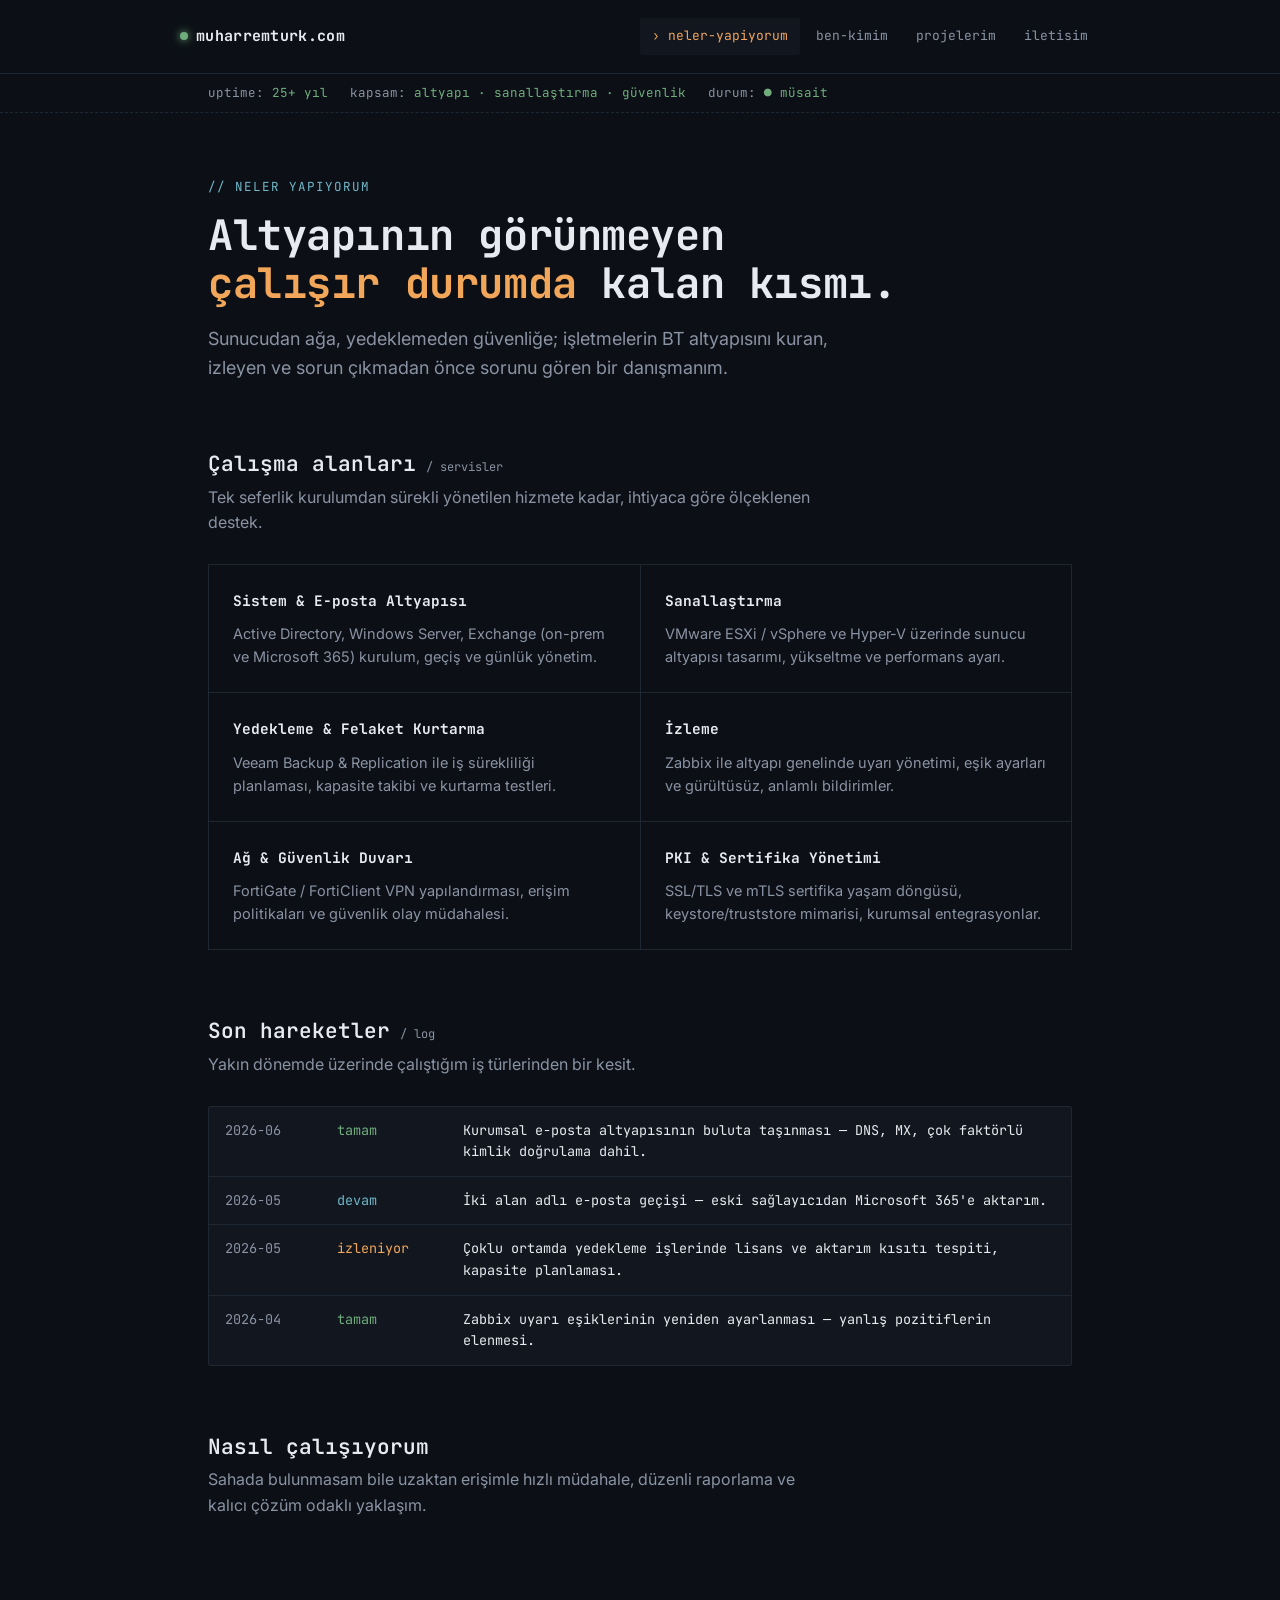
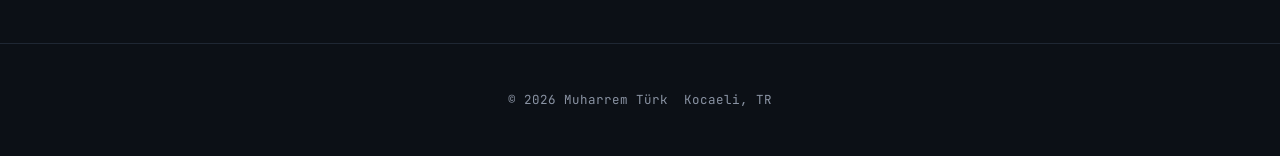
<file: index.html>
<!doctype html>
<html lang="tr">
<head>
<meta charset="utf-8">
<meta name="viewport" content="width=device-width, initial-scale=1">
<title>Muharrem Türk — Neler Yapıyorum</title>
<meta name="description" content="Sistem yönetimi, sanallaştırma, yedekleme ve güvenlik alanlarında BT altyapı danışmanlığı.">
<link rel="stylesheet" href="style.css">
</head>
<body>
<header class="site">
  <div class="wrap nav-row">
    <a class="brand" href="index.html"><span class="dot"></span>muharremturk.com</a>
    <nav class="links">
      <a class="active" href="index.html">neler-yapiyorum</a>
      <a href="benkimim.html">ben-kimim</a>
      <a href="projelerim.html">projelerim</a>
      <a href="iletisim.html">iletisim</a>
    </nav>
  </div>
</header>

<div class="status-strip">
  <div class="wrap">
    <span>uptime: <span class="v">25+ yıl</span></span>
    <span>kapsam: <span class="v">altyapı · sanallaştırma · güvenlik</span></span>
    <span>durum: <span class="v">● müsait</span></span>
  </div>
</div>

<main>
  <div class="wrap">
    <p class="eyebrow">// neler yapıyorum</p>
    <h1>Altyapının görünmeyen<br><span class="accent">çalışır durumda</span> kalan kısmı.</h1>
    <p class="lede">Sunucudan ağa, yedeklemeden güvenliğe; işletmelerin BT altyapısını kuran, izleyen ve sorun çıkmadan önce sorunu gören bir danışmanım.</p>

    <section>
      <h2>Çalışma alanları <span class="tag">/ servisler</span></h2>
      <p class="sub">Tek seferlik kurulumdan sürekli yönetilen hizmete kadar, ihtiyaca göre ölçeklenen destek.</p>
      <div class="grid">
        <div class="cell">
          <h3>Sistem &amp; E-posta Altyapısı</h3>
          <p>Active Directory, Windows Server, Exchange (on-prem ve Microsoft 365) kurulum, geçiş ve günlük yönetim.</p>
        </div>
        <div class="cell">
          <h3>Sanallaştırma</h3>
          <p>VMware ESXi / vSphere ve Hyper-V üzerinde sunucu altyapısı tasarımı, yükseltme ve performans ayarı.</p>
        </div>
        <div class="cell">
          <h3>Yedekleme &amp; Felaket Kurtarma</h3>
          <p>Veeam Backup &amp; Replication ile iş sürekliliği planlaması, kapasite takibi ve kurtarma testleri.</p>
        </div>
        <div class="cell">
          <h3>İzleme</h3>
          <p>Zabbix ile altyapı genelinde uyarı yönetimi, eşik ayarları ve gürültüsüz, anlamlı bildirimler.</p>
        </div>
        <div class="cell">
          <h3>Ağ &amp; Güvenlik Duvarı</h3>
          <p>FortiGate / FortiClient VPN yapılandırması, erişim politikaları ve güvenlik olay müdahalesi.</p>
        </div>
        <div class="cell">
          <h3>PKI &amp; Sertifika Yönetimi</h3>
          <p>SSL/TLS ve mTLS sertifika yaşam döngüsü, keystore/truststore mimarisi, kurumsal entegrasyonlar.</p>
        </div>
      </div>
    </section>

    <section>
      <h2>Son hareketler <span class="tag">/ log</span></h2>
      <p class="sub">Yakın dönemde üzerinde çalıştığım iş türlerinden bir kesit.</p>
      <div class="log">
        <div class="row"><span class="ts">2026-06</span><span class="lvl ok">tamam</span><span class="msg">Kurumsal e-posta altyapısının buluta taşınması — DNS, MX, çok faktörlü kimlik doğrulama dahil.</span></div>
        <div class="row"><span class="ts">2026-05</span><span class="lvl">devam</span><span class="msg">İki alan adlı e-posta geçişi — eski sağlayıcıdan Microsoft 365'e aktarım.</span></div>
        <div class="row"><span class="ts">2026-05</span><span class="lvl warn">izleniyor</span><span class="msg">Çoklu ortamda yedekleme işlerinde lisans ve aktarım kısıtı tespiti, kapasite planlaması.</span></div>
        <div class="row"><span class="ts">2026-04</span><span class="lvl ok">tamam</span><span class="msg">Zabbix uyarı eşiklerinin yeniden ayarlanması — yanlış pozitiflerin elenmesi.</span></div>
      </div>
    </section>

    <section>
      <h2>Nasıl çalışıyorum</h2>
      <p class="sub">Sahada bulunmasam bile uzaktan erişimle hızlı müdahale, düzenli raporlama ve kalıcı çözüm odaklı yaklaşım.</p>
    </section>
  </div>
</main>

<footer>
  <div class="wrap nav-row">
    <span>© 2026 Muharrem Türk</span>
    <span>Kocaeli, TR</span>
  </div>
</footer>
</body>
</html>
</file>
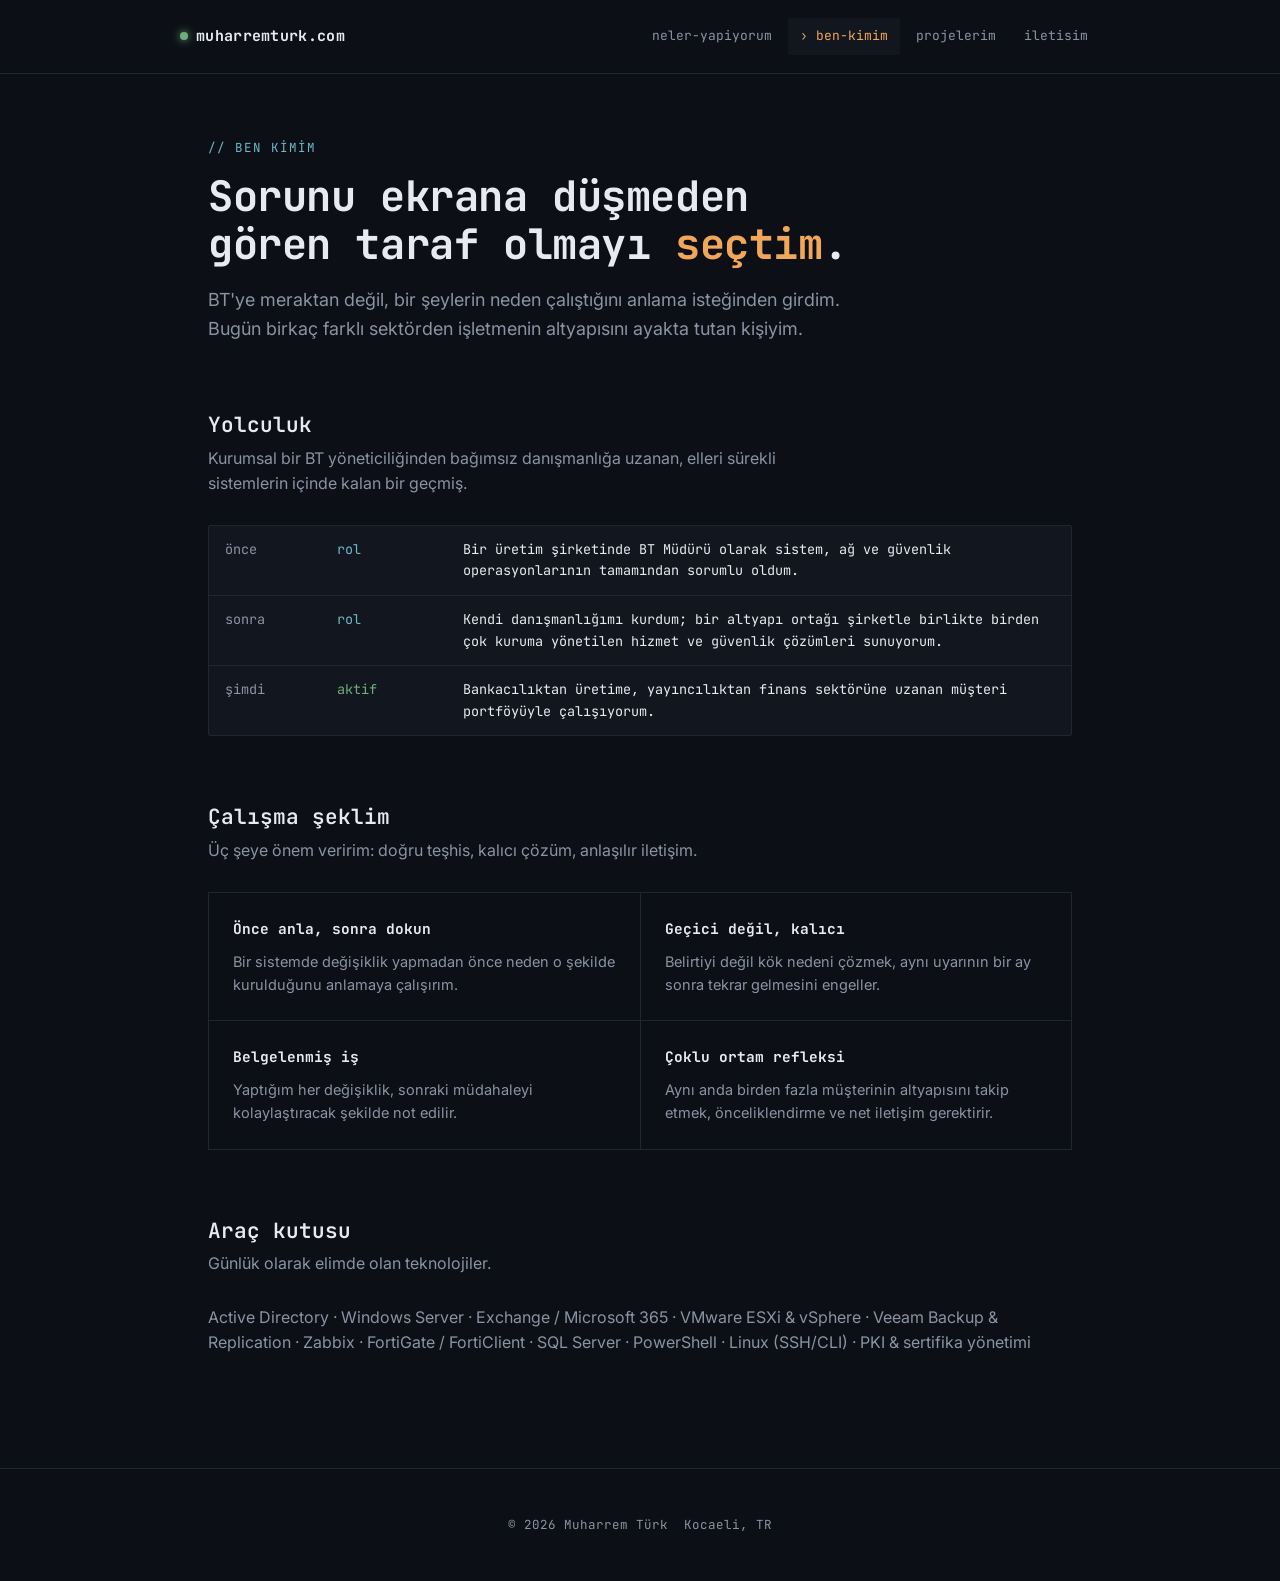
<file: benkimim.html>
<!doctype html>
<html lang="tr">
<head>
<meta charset="utf-8">
<meta name="viewport" content="width=device-width, initial-scale=1">
<title>Muharrem Türk — Ben Kimim</title>
<meta name="description" content="BT altyapı danışmanı Muharrem Türk hakkında.">
<link rel="stylesheet" href="style.css">
</head>
<body>
<header class="site">
  <div class="wrap nav-row">
    <a class="brand" href="index.html"><span class="dot"></span>muharremturk.com</a>
    <nav class="links">
      <a href="index.html">neler-yapiyorum</a>
      <a class="active" href="benkimim.html">ben-kimim</a>
      <a href="projelerim.html">projelerim</a>
      <a href="iletisim.html">iletisim</a>
    </nav>
  </div>
</header>

<main>
  <div class="wrap">
    <p class="eyebrow">// ben kimim</p>
    <h1>Sorunu ekrana düşmeden<br>gören taraf olmayı <span class="accent">seçtim</span>.</h1>
    <p class="lede">BT'ye meraktan değil, bir şeylerin neden çalıştığını anlama isteğinden girdim. Bugün birkaç farklı sektörden işletmenin altyapısını ayakta tutan kişiyim.</p>

    <section>
      <h2>Yolculuk</h2>
      <p class="sub">Kurumsal bir BT yöneticiliğinden bağımsız danışmanlığa uzanan, elleri sürekli sistemlerin içinde kalan bir geçmiş.</p>
      <div class="log">
        <div class="row"><span class="ts">önce</span><span class="lvl">rol</span><span class="msg">Bir üretim şirketinde BT Müdürü olarak sistem, ağ ve güvenlik operasyonlarının tamamından sorumlu oldum.</span></div>
        <div class="row"><span class="ts">sonra</span><span class="lvl">rol</span><span class="msg">Kendi danışmanlığımı kurdum; bir altyapı ortağı şirketle birlikte birden çok kuruma yönetilen hizmet ve güvenlik çözümleri sunuyorum.</span></div>
        <div class="row"><span class="ts">şimdi</span><span class="lvl ok">aktif</span><span class="msg">Bankacılıktan üretime, yayıncılıktan finans sektörüne uzanan müşteri portföyüyle çalışıyorum.</span></div>
      </div>
    </section>

    <section>
      <h2>Çalışma şeklim</h2>
      <p class="sub">Üç şeye önem veririm: doğru teşhis, kalıcı çözüm, anlaşılır iletişim.</p>
      <div class="grid">
        <div class="cell">
          <h3>Önce anla, sonra dokun</h3>
          <p>Bir sistemde değişiklik yapmadan önce neden o şekilde kurulduğunu anlamaya çalışırım.</p>
        </div>
        <div class="cell">
          <h3>Geçici değil, kalıcı</h3>
          <p>Belirtiyi değil kök nedeni çözmek, aynı uyarının bir ay sonra tekrar gelmesini engeller.</p>
        </div>
        <div class="cell">
          <h3>Belgelenmiş iş</h3>
          <p>Yaptığım her değişiklik, sonraki müdahaleyi kolaylaştıracak şekilde not edilir.</p>
        </div>
        <div class="cell">
          <h3>Çoklu ortam refleksi</h3>
          <p>Aynı anda birden fazla müşterinin altyapısını takip etmek, önceliklendirme ve net iletişim gerektirir.</p>
        </div>
      </div>
    </section>

    <section>
      <h2>Araç kutusu</h2>
      <p class="sub">Günlük olarak elimde olan teknolojiler.</p>
      <p style="color:var(--text-muted)">
        Active Directory · Windows Server · Exchange / Microsoft 365 · VMware ESXi &amp; vSphere ·
        Veeam Backup &amp; Replication · Zabbix · FortiGate / FortiClient · SQL Server ·
        PowerShell · Linux (SSH/CLI) · PKI &amp; sertifika yönetimi
      </p>
    </section>
  </div>
</main>

<footer>
  <div class="wrap nav-row">
    <span>© 2026 Muharrem Türk</span>
    <span>Kocaeli, TR</span>
  </div>
</footer>
</body>
</html>
</file>
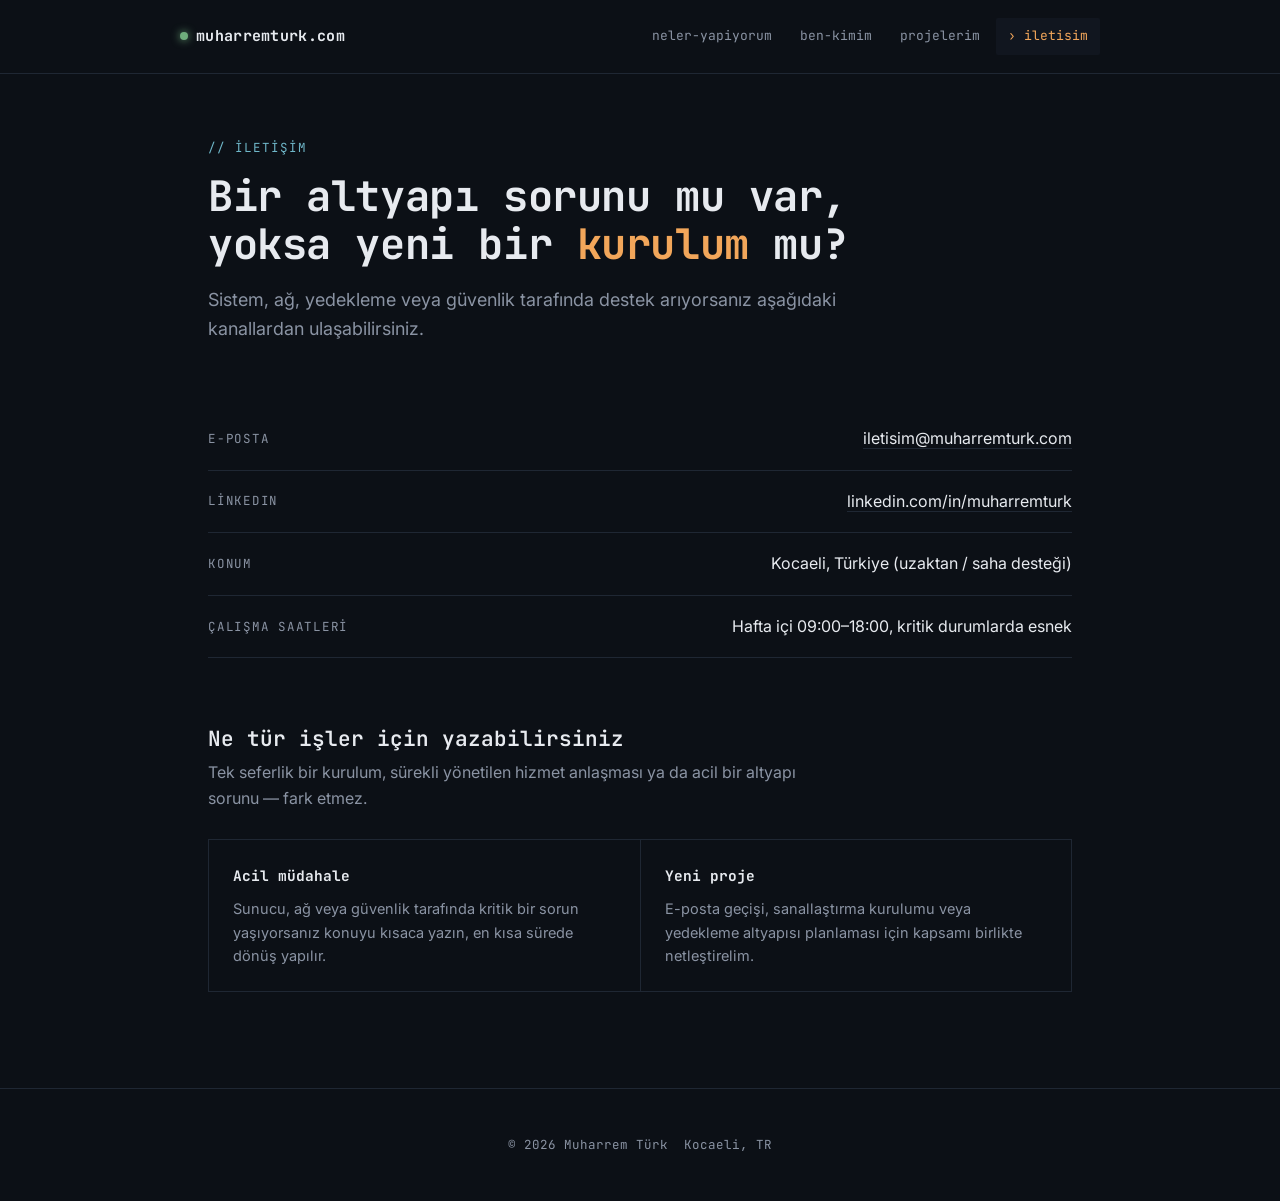
<file: iletisim.html>
<!doctype html>
<html lang="tr">
<head>
<meta charset="utf-8">
<meta name="viewport" content="width=device-width, initial-scale=1">
<title>Muharrem Türk — İletişim</title>
<meta name="description" content="Muharrem Türk ile iletişime geçin.">
<link rel="stylesheet" href="style.css">
</head>
<body>
<header class="site">
  <div class="wrap nav-row">
    <a class="brand" href="index.html"><span class="dot"></span>muharremturk.com</a>
    <nav class="links">
      <a href="index.html">neler-yapiyorum</a>
      <a href="benkimim.html">ben-kimim</a>
      <a href="projelerim.html">projelerim</a>
      <a class="active" href="iletisim.html">iletisim</a>
    </nav>
  </div>
</header>

<main>
  <div class="wrap">
    <p class="eyebrow">// iletişim</p>
    <h1>Bir altyapı sorunu mu var,<br>yoksa yeni bir <span class="accent">kurulum</span> mu?</h1>
    <p class="lede">Sistem, ağ, yedekleme veya güvenlik tarafında destek arıyorsanız aşağıdaki kanallardan ulaşabilirsiniz.</p>

    <section>
      <ul class="contact-list">
        <li>
          <span class="k">E-posta</span>
          <span class="v"><a href="mailto:iletisim@muharremturk.com">iletisim@muharremturk.com</a></span>
        </li>
        <li>
          <span class="k">LinkedIn</span>
          <span class="v"><a href="https://www.linkedin.com/in/muharremturk" target="_blank" rel="noopener">linkedin.com/in/muharremturk</a></span>
        </li>
        <li>
          <span class="k">Konum</span>
          <span class="v">Kocaeli, Türkiye (uzaktan / saha desteği)</span>
        </li>
        <li>
          <span class="k">Çalışma saatleri</span>
          <span class="v">Hafta içi 09:00–18:00, kritik durumlarda esnek</span>
        </li>
      </ul>
    </section>

    <section>
      <h2>Ne tür işler için yazabilirsiniz</h2>
      <p class="sub">Tek seferlik bir kurulum, sürekli yönetilen hizmet anlaşması ya da acil bir altyapı sorunu — fark etmez.</p>
      <div class="grid">
        <div class="cell">
          <h3>Acil müdahale</h3>
          <p>Sunucu, ağ veya güvenlik tarafında kritik bir sorun yaşıyorsanız konuyu kısaca yazın, en kısa sürede dönüş yapılır.</p>
        </div>
        <div class="cell">
          <h3>Yeni proje</h3>
          <p>E-posta geçişi, sanallaştırma kurulumu veya yedekleme altyapısı planlaması için kapsamı birlikte netleştirelim.</p>
        </div>
      </div>
    </section>
  </div>
</main>

<footer>
  <div class="wrap nav-row">
    <span>© 2026 Muharrem Türk</span>
    <span>Kocaeli, TR</span>
  </div>
</footer>
</body>
</html>
</file>
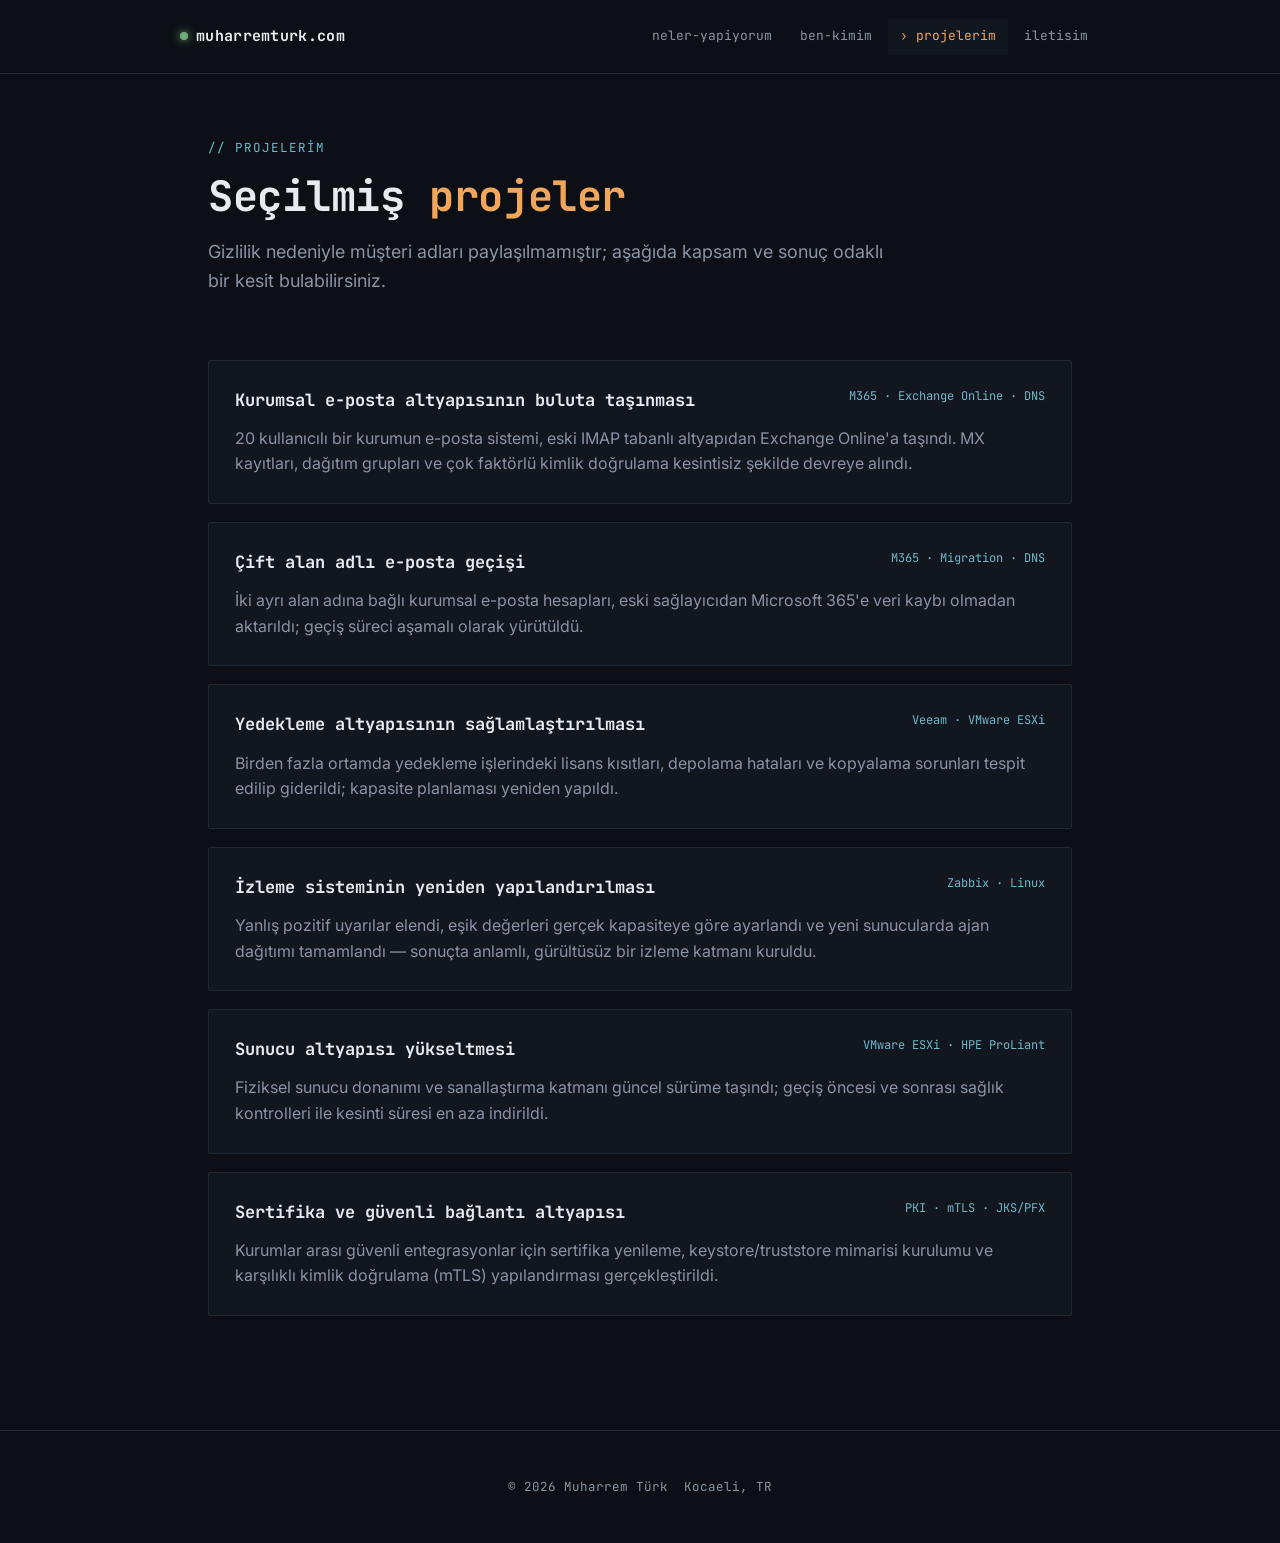
<file: projelerim.html>
<!doctype html>
<html lang="tr">
<head>
<meta charset="utf-8">
<meta name="viewport" content="width=device-width, initial-scale=1">
<title>Muharrem Türk — Projelerim</title>
<meta name="description" content="Seçilmiş BT altyapı projeleri.">
<link rel="stylesheet" href="style.css">
</head>
<body>
<header class="site">
  <div class="wrap nav-row">
    <a class="brand" href="index.html"><span class="dot"></span>muharremturk.com</a>
    <nav class="links">
      <a href="index.html">neler-yapiyorum</a>
      <a href="benkimim.html">ben-kimim</a>
      <a class="active" href="projelerim.html">projelerim</a>
      <a href="iletisim.html">iletisim</a>
    </nav>
  </div>
</header>

<main>
  <div class="wrap">
    <p class="eyebrow">// projelerim</p>
    <h1>Seçilmiş <span class="accent">projeler</span></h1>
    <p class="lede">Gizlilik nedeniyle müşteri adları paylaşılmamıştır; aşağıda kapsam ve sonuç odaklı bir kesit bulabilirsiniz.</p>

    <section>
      <div class="proj">
        <div class="proj-head">
          <h3>Kurumsal e-posta altyapısının buluta taşınması</h3>
          <span class="stack">M365 · Exchange Online · DNS</span>
        </div>
        <p>20 kullanıcılı bir kurumun e-posta sistemi, eski IMAP tabanlı altyapıdan Exchange Online'a taşındı. MX kayıtları, dağıtım grupları ve çok faktörlü kimlik doğrulama kesintisiz şekilde devreye alındı.</p>
      </div>

      <div class="proj">
        <div class="proj-head">
          <h3>Çift alan adlı e-posta geçişi</h3>
          <span class="stack">M365 · Migration · DNS</span>
        </div>
        <p>İki ayrı alan adına bağlı kurumsal e-posta hesapları, eski sağlayıcıdan Microsoft 365'e veri kaybı olmadan aktarıldı; geçiş süreci aşamalı olarak yürütüldü.</p>
      </div>

      <div class="proj">
        <div class="proj-head">
          <h3>Yedekleme altyapısının sağlamlaştırılması</h3>
          <span class="stack">Veeam · VMware ESXi</span>
        </div>
        <p>Birden fazla ortamda yedekleme işlerindeki lisans kısıtları, depolama hataları ve kopyalama sorunları tespit edilip giderildi; kapasite planlaması yeniden yapıldı.</p>
      </div>

      <div class="proj">
        <div class="proj-head">
          <h3>İzleme sisteminin yeniden yapılandırılması</h3>
          <span class="stack">Zabbix · Linux</span>
        </div>
        <p>Yanlış pozitif uyarılar elendi, eşik değerleri gerçek kapasiteye göre ayarlandı ve yeni sunucularda ajan dağıtımı tamamlandı — sonuçta anlamlı, gürültüsüz bir izleme katmanı kuruldu.</p>
      </div>

      <div class="proj">
        <div class="proj-head">
          <h3>Sunucu altyapısı yükseltmesi</h3>
          <span class="stack">VMware ESXi · HPE ProLiant</span>
        </div>
        <p>Fiziksel sunucu donanımı ve sanallaştırma katmanı güncel sürüme taşındı; geçiş öncesi ve sonrası sağlık kontrolleri ile kesinti süresi en aza indirildi.</p>
      </div>

      <div class="proj">
        <div class="proj-head">
          <h3>Sertifika ve güvenli bağlantı altyapısı</h3>
          <span class="stack">PKI · mTLS · JKS/PFX</span>
        </div>
        <p>Kurumlar arası güvenli entegrasyonlar için sertifika yenileme, keystore/truststore mimarisi kurulumu ve karşılıklı kimlik doğrulama (mTLS) yapılandırması gerçekleştirildi.</p>
      </div>
    </section>
  </div>
</main>

<footer>
  <div class="wrap nav-row">
    <span>© 2026 Muharrem Türk</span>
    <span>Kocaeli, TR</span>
  </div>
</footer>
</body>
</html>
</file>
<file: style.css>
@import url('https://fonts.googleapis.com/css2?family=JetBrains+Mono:wght@400;500;600;700&family=Inter:wght@400;500;600;700&display=swap');

:root{
  --bg: #0c1016;
  --bg-raised: #11161f;
  --line: #1f2733;
  --text: #e7eaef;
  --text-muted: #8a93a3;
  --accent: #f2a65a;   /* amber — status-light warmth */
  --accent-dim: #c9883f;
  --signal: #6fb7c9;   /* cool secondary — network/blue */
  --ok: #6fae7c;
  --radius: 2px;
}

*{box-sizing:border-box;}
html{scroll-behavior:smooth;}
body{
  margin:0;
  background:var(--bg);
  color:var(--text);
  font-family:'Inter',system-ui,sans-serif;
  font-size:16px;
  line-height:1.6;
}
@media (prefers-reduced-motion: reduce){
  *{animation-duration:0.001ms !important; transition-duration:0.001ms !important;}
}

a{color:inherit;}
a:focus-visible, button:focus-visible{
  outline:2px solid var(--accent);
  outline-offset:3px;
}

.wrap{
  max-width:920px;
  margin:0 auto;
  padding:0 28px;
}

/* ---------- Header / nav ---------- */
header.site{
  border-bottom:1px solid var(--line);
  background:var(--bg);
  position:sticky;
  top:0;
  z-index:10;
}
.nav-row{
  display:flex;
  align-items:center;
  justify-content:space-between;
  padding:18px 0;
  gap:16px;
  flex-wrap:wrap;
}
.brand{
  font-family:'JetBrains Mono',monospace;
  font-weight:700;
  font-size:15px;
  letter-spacing:0.02em;
  text-decoration:none;
  display:flex;
  align-items:center;
  gap:8px;
}
.brand .dot{
  width:8px;height:8px;border-radius:50%;
  background:var(--ok);
  box-shadow:0 0 8px var(--ok);
  flex-shrink:0;
}
nav.links{
  display:flex;
  gap:4px;
  font-family:'JetBrains Mono',monospace;
  font-size:13px;
}
nav.links a{
  text-decoration:none;
  color:var(--text-muted);
  padding:8px 12px;
  border-radius:var(--radius);
  transition:color .15s ease, background .15s ease;
}
nav.links a:hover{color:var(--text); background:var(--bg-raised);}
nav.links a.active{
  color:var(--accent);
  background:var(--bg-raised);
}
nav.links a.active::before{content:"› ";}

/* ---------- Hero / status strip ---------- */
.status-strip{
  font-family:'JetBrains Mono',monospace;
  font-size:12.5px;
  color:var(--text-muted);
  border-bottom:1px dashed var(--line);
  padding:9px 0;
}
.status-strip .wrap{display:flex;gap:22px;flex-wrap:wrap;}
.status-strip span{white-space:nowrap;}
.status-strip .v{color:var(--ok);}

main{padding:64px 0 96px;}

.eyebrow{
  font-family:'JetBrains Mono',monospace;
  font-size:12.5px;
  color:var(--signal);
  letter-spacing:0.08em;
  text-transform:uppercase;
  margin:0 0 14px;
}
h1{
  font-family:'JetBrains Mono',monospace;
  font-weight:700;
  font-size:clamp(28px,4.4vw,42px);
  line-height:1.15;
  margin:0 0 18px;
  letter-spacing:-0.01em;
}
h1 .accent{color:var(--accent);}
.lede{
  font-size:18px;
  color:var(--text-muted);
  max-width:62ch;
  margin:0 0 8px;
}

h2{
  font-family:'JetBrains Mono',monospace;
  font-size:21px;
  font-weight:600;
  margin:0 0 4px;
  display:flex;
  align-items:baseline;
  gap:10px;
}
h2 .tag{
  font-size:12px;
  color:var(--text-muted);
  font-weight:400;
}
section{margin-top:64px;}
section > .sub{
  color:var(--text-muted);
  margin:0 0 28px;
  max-width:62ch;
}

/* ---------- Grid / cards ---------- */
.grid{
  display:grid;
  grid-template-columns:repeat(2,1fr);
  gap:1px;
  background:var(--line);
  border:1px solid var(--line);
}
.grid .cell{
  background:var(--bg);
  padding:24px;
}
.cell h3{
  font-family:'JetBrains Mono',monospace;
  font-size:14.5px;
  margin:0 0 10px;
  color:var(--text);
}
.cell p{
  color:var(--text-muted);
  margin:0;
  font-size:14.5px;
}
@media (max-width:640px){
  .grid{grid-template-columns:1fr;}
}

/* ---------- Log-style list (signature element) ---------- */
.log{
  font-family:'JetBrains Mono',monospace;
  font-size:13.5px;
  border:1px solid var(--line);
  background:var(--bg-raised);
  border-radius:var(--radius);
  overflow:hidden;
}
.log .row{
  display:grid;
  grid-template-columns:96px 110px 1fr;
  gap:16px;
  padding:13px 16px;
  border-bottom:1px solid var(--line);
  align-items:baseline;
}
.log .row:last-child{border-bottom:none;}
.log .ts{color:var(--text-muted);}
.log .lvl{color:var(--signal);}
.log .lvl.warn{color:var(--accent);}
.log .lvl.ok{color:var(--ok);}
.log .msg{color:var(--text);}
@media (max-width:640px){
  .log .row{grid-template-columns:1fr; gap:4px; padding:14px 16px;}
}

/* ---------- Project cards ---------- */
.proj{
  border:1px solid var(--line);
  border-radius:var(--radius);
  padding:26px;
  margin-bottom:18px;
  background:var(--bg-raised);
}
.proj-head{
  display:flex;
  justify-content:space-between;
  gap:16px;
  align-items:flex-start;
  flex-wrap:wrap;
}
.proj h3{
  font-family:'JetBrains Mono',monospace;
  font-size:17px;
  margin:0;
}
.proj .stack{
  font-family:'JetBrains Mono',monospace;
  font-size:12px;
  color:var(--signal);
  white-space:nowrap;
}
.proj p{color:var(--text-muted); margin:12px 0 0;}

/* ---------- Contact ---------- */
.contact-list{list-style:none; margin:0; padding:0;}
.contact-list li{
  border-bottom:1px solid var(--line);
  padding:18px 0;
  display:flex;
  justify-content:space-between;
  align-items:center;
  gap:16px;
  flex-wrap:wrap;
}
.contact-list .k{
  font-family:'JetBrains Mono',monospace;
  font-size:12.5px;
  color:var(--text-muted);
  text-transform:uppercase;
  letter-spacing:0.06em;
}
.contact-list .v a{
  text-decoration:none;
  color:var(--text);
  font-size:16px;
  border-bottom:1px solid var(--line);
}
.contact-list .v a:hover{color:var(--accent); border-color:var(--accent);}

/* ---------- Footer ---------- */
footer{
  border-top:1px solid var(--line);
  padding:28px 0;
  color:var(--text-muted);
  font-family:'JetBrains Mono',monospace;
  font-size:12.5px;
  display:flex;
  justify-content:space-between;
  flex-wrap:wrap;
  gap:8px;
}
</file>
